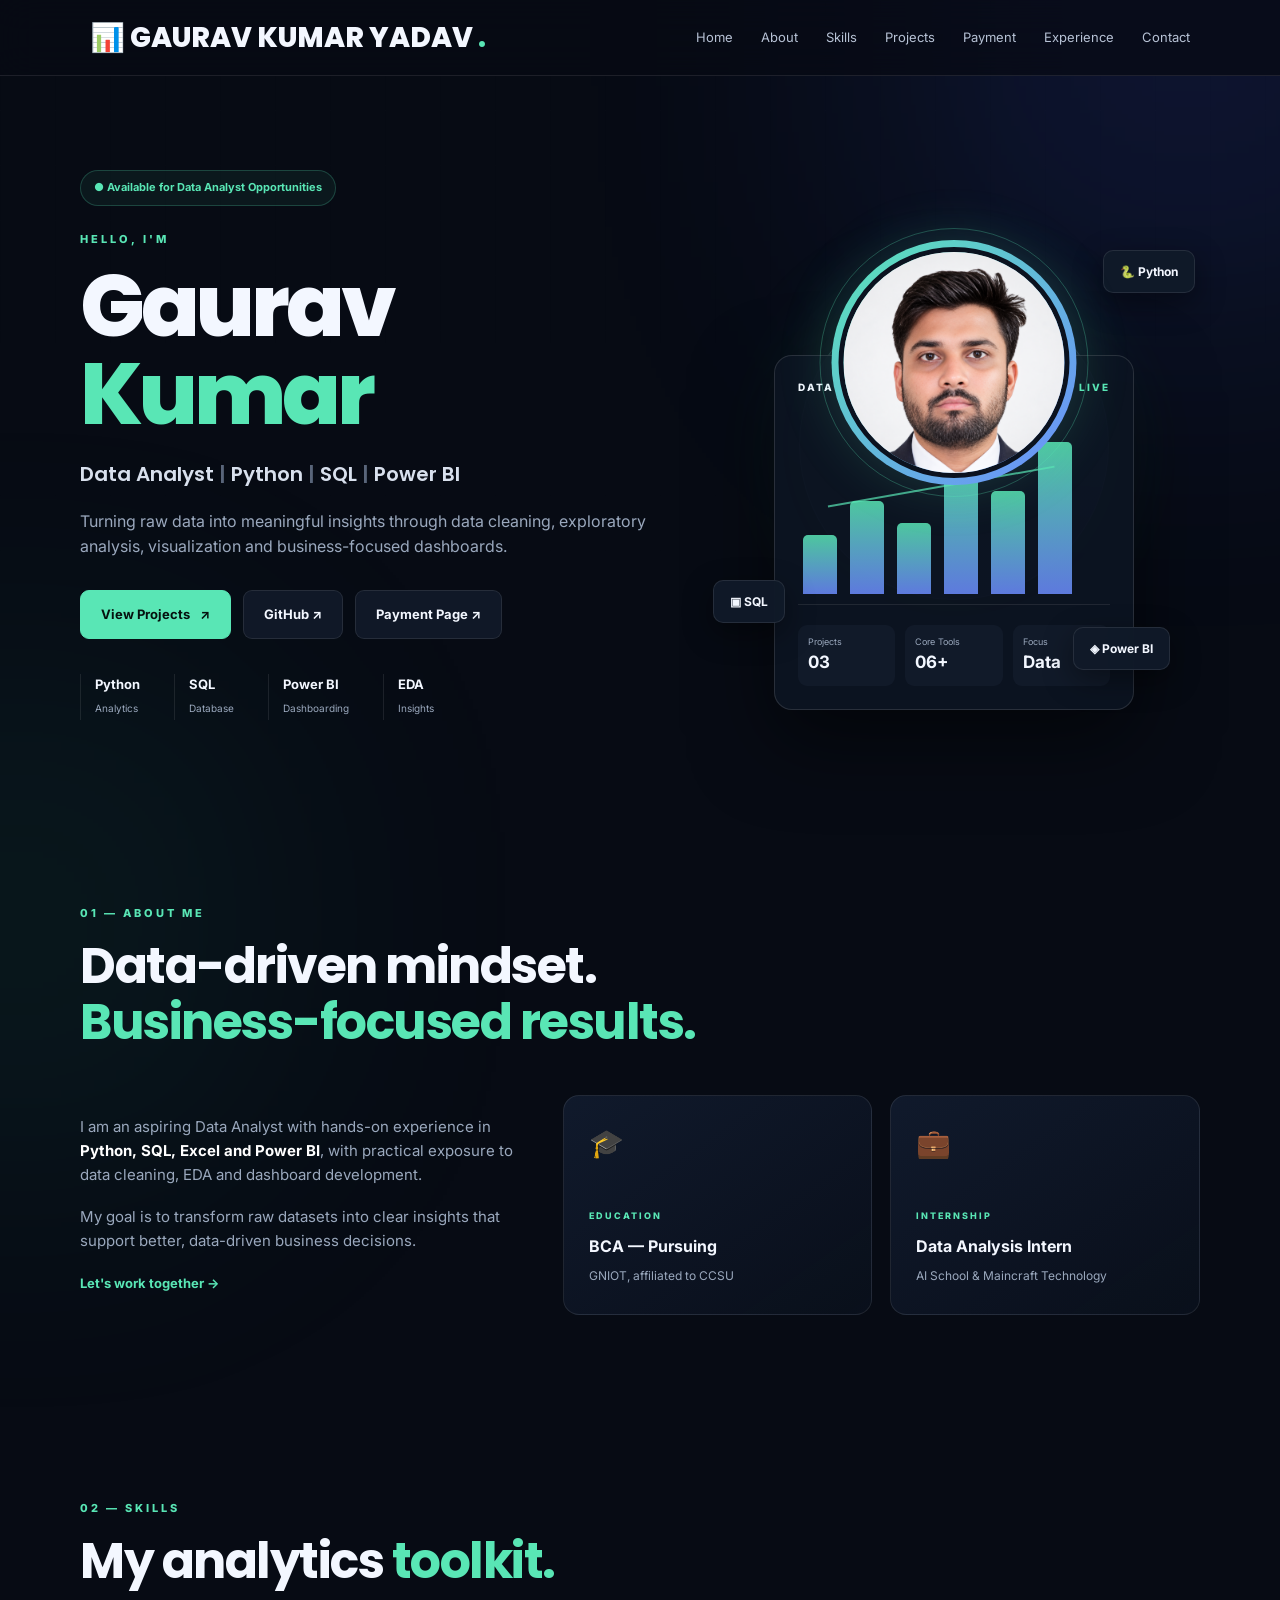
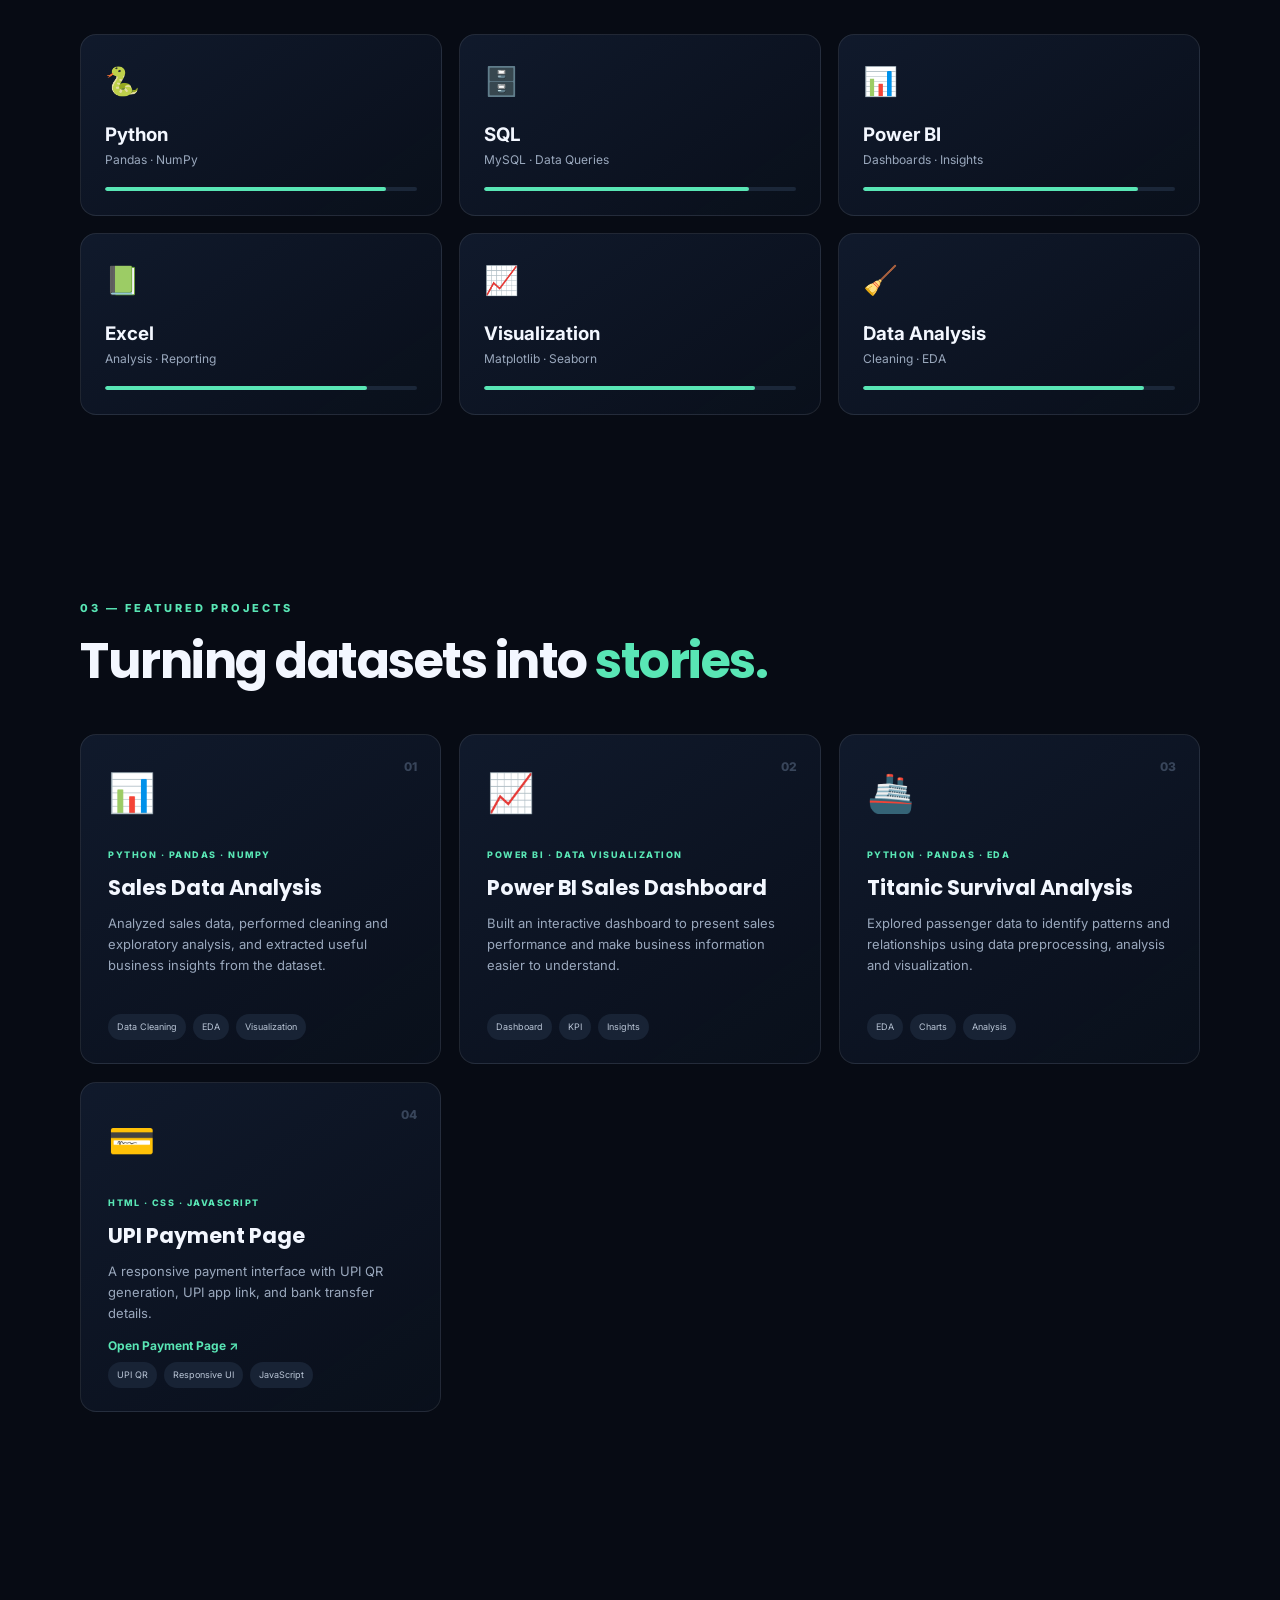
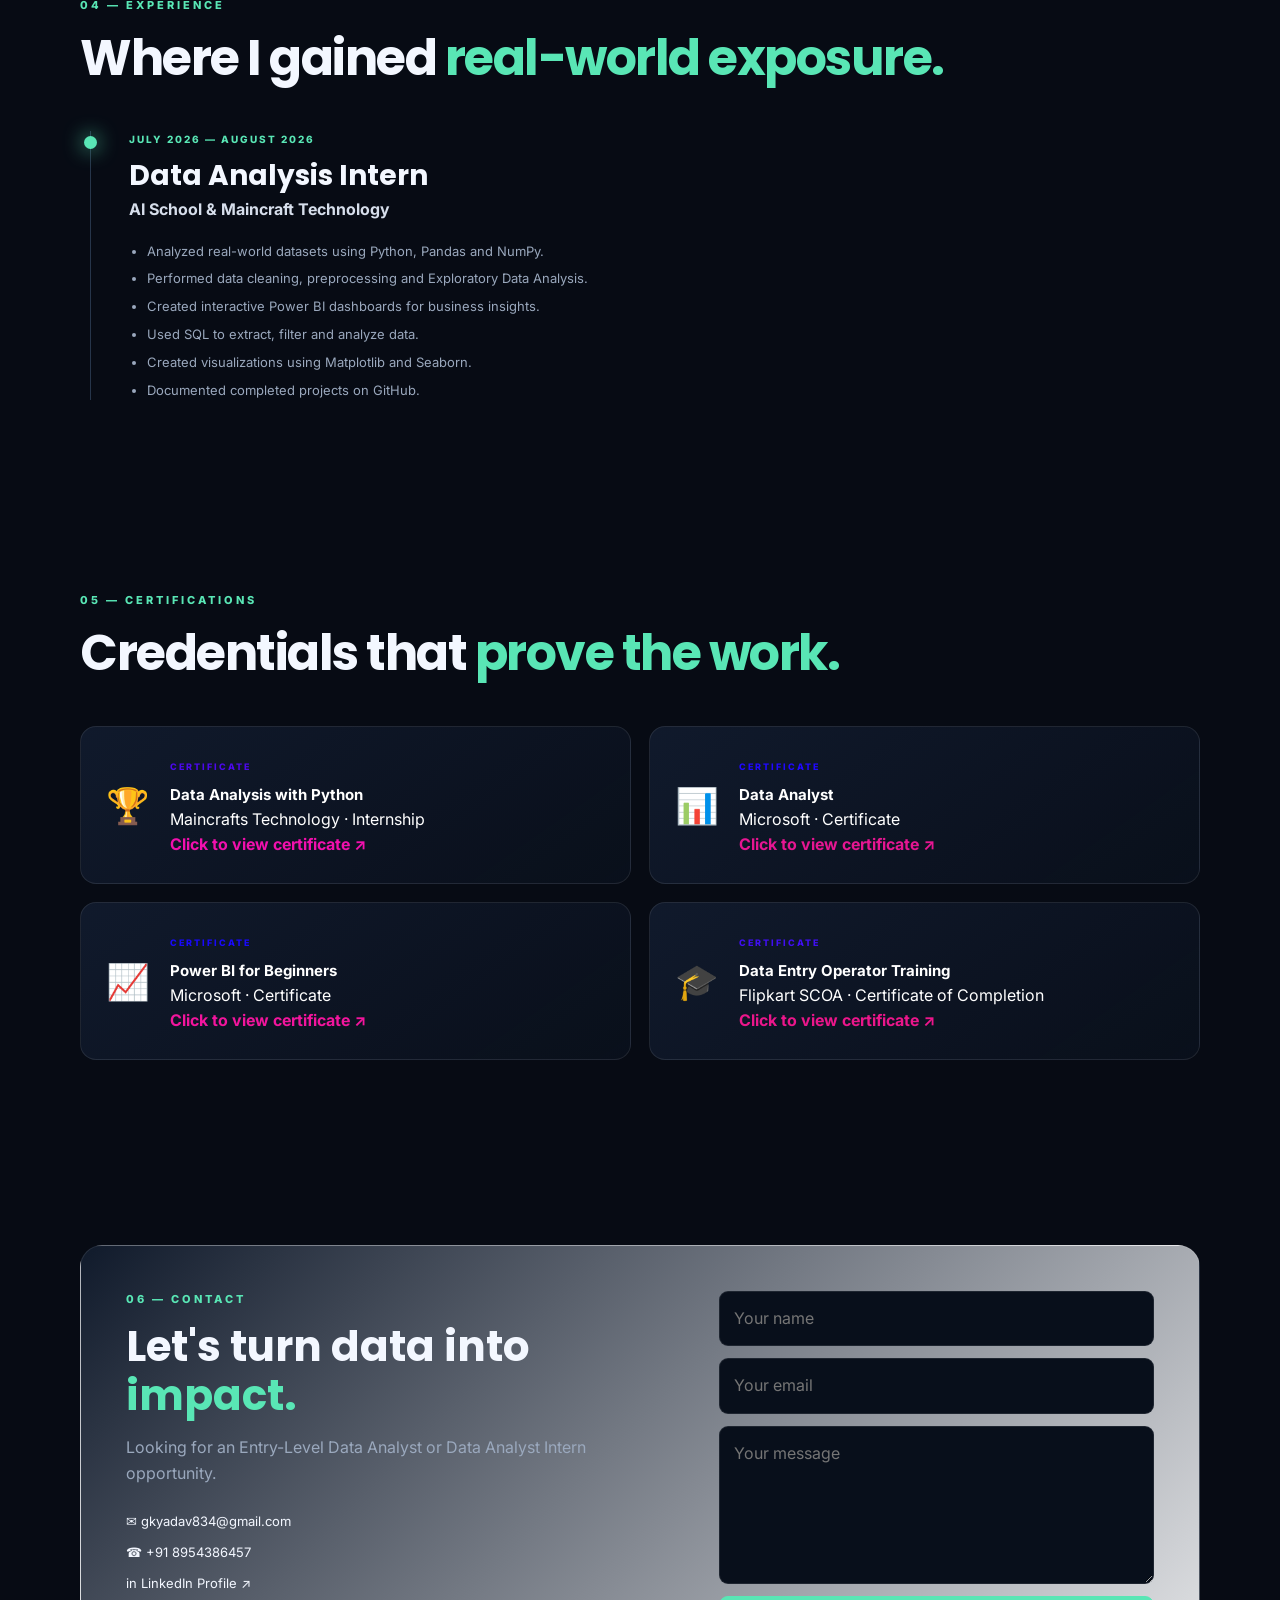
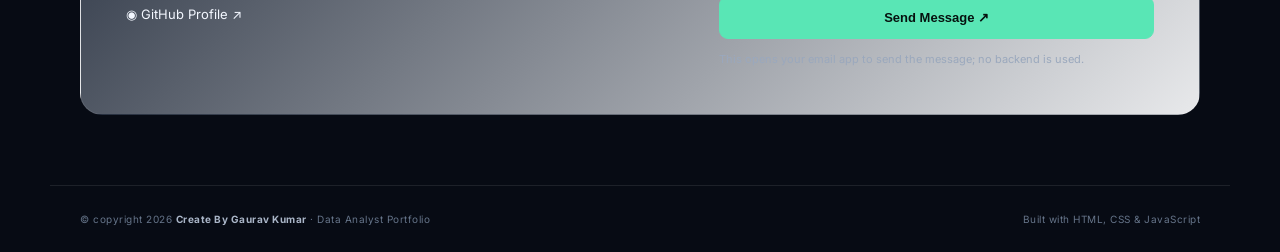
<file: index.html>
<!DOCTYPE html>
<html lang="en">
<head>
    <meta charset="UTF-8">
    <meta name="viewport" content="width=device-width, initial-scale=1.0">
    <title>Gaurav Kumar | Data Analyst </title>
    <meta name="description" content="Gaurav Kumar - Data Analyst Portfolio | Python, SQL, Power BI, Excel">
    <link rel="preconnect" href="https://fonts.googleapis.com">
    <link href="https://fonts.googleapis.com/css2?family=Inter:wght@400;500;600;700;800&family=Poppins:wght@600;700;800&display=swap" rel="stylesheet">
    <link rel="stylesheet" href="style.css">
</head>
<body>
    <div class="bg-grid"></div>

    <header class="navbar">
        <a class="logo" href="#home">📊 GAURAV KUMAR YADAV <span>.</span></a>
        <nav id="nav">
            <a href="#home">Home</a>
            <a href="#about">About</a>
            <a href="#skills">Skills</a>
            <a href="#projects">Projects</a>
            <a href="payment.html">Payment</a>
            <a href="#experience">Experience</a>
            <a href="#contact">Contact</a>
        </nav>
        <button class="menu" onclick="toggleMenu()">☰</button>
    </header>

    <main>
        <section id="home" class="hero section">
            <div class="hero-content reveal">
                <div class="badge">● Available for Data Analyst Opportunities</div>
                <p class="eyebrow">HELLO, I'M</p>
                <h1>Gaurav <span>Kumar</span></h1>
                <h2> Data Analyst <span class="slash">|</span> Python <span class="slash">|</span> SQL <span class="slash">|</span> Power BI</h2>
                <p class="hero-text">
                    Turning raw data into meaningful insights through data cleaning,
                    exploratory analysis, visualization and business-focused dashboards.
                </p>
                <div class="hero-buttons">
                    <a href="#projects" class="btn primary">View Projects <span>↗</span></a>
                    <a href="https://github.com/GA8954" target="_blank" rel="noopener" class="btn secondary">GitHub ↗</a>
                    <a href="payment.html" class="btn secondary">Payment Page ↗</a>
                </div>
                <div class="quick-stats">
                    <div><strong>Python</strong><small>Analytics</small></div>
                    <div><strong>SQL</strong><small>Database</small></div>
                    <div><strong>Power BI</strong><small>Dashboarding</small></div>
                    <div><strong>EDA</strong><small>Insights</small></div>
                </div>
            </div>

            <div class="hero-visual reveal">
                <div class="profile-photo-wrap">
                    <img src="gaurav-profile.png" alt="Gaurav Kumar - Data Analyst">
                    <div class="photo-ring"></div>
                </div>
                <div class="orb"></div>
                <div class="dashboard-card">
                    <div class="dash-top">
                        <span>DATA ANALYTICS</span>
                        <span class="live">● LIVE</span>
                    </div>
                    <div class="chart">
                        <div class="bar b1"></div><div class="bar b2"></div><div class="bar b3"></div>
                        <div class="bar b4"></div><div class="bar b5"></div><div class="bar b6"></div>
                        <div class="line"></div>
                    </div>
                    <div class="metric-row">
                        <div><small>Projects</small><b>03</b></div>
                        <div><small>Core Tools</small><b>06+</b></div>
                        <div><small>Focus</small><b>Data</b></div>
                    </div>
                </div>
                <div class="float-card card-python">🐍 Python</div>
                <div class="float-card card-sql">▣ SQL</div>
                <div class="float-card card-powerbi">◈ Power BI</div>
            </div>
        </section>

        <section id="about" class="section">
            <div class="section-heading reveal">
                <p class="eyebrow">01 — ABOUT ME</p>
                <h2>Data-driven mindset.<br><span>Business-focused results.</span></h2>
            </div>
            <div class="about-grid">
                <div class="about-text reveal">
                    <p>
                        I am an aspiring Data Analyst with hands-on experience in
                        <strong>Python, SQL, Excel and Power BI</strong>, with practical
                        exposure to data cleaning, EDA and dashboard development.
                    </p>
                    <p>
                        My goal is to transform raw datasets into clear insights that
                        support better, data-driven business decisions.
                    </p>
                    <a href="#contact" class="text-link">Let's work together →</a>
                </div>
                <div class="info-card reveal">
                    <div class="info-icon">🎓</div>
                    <div><small>EDUCATION</small><h3>BCA — Pursuing</h3><p>GNIOT, affiliated to CCSU</p></div>
                </div>
                <div class="info-card reveal">
                    <div class="info-icon">💼</div>
                    <div><small>INTERNSHIP</small><h3>Data Analysis Intern</h3><p>AI School & Maincraft Technology</p></div>
                </div>
            </div>
        </section>

        <section id="skills" class="section">
            <div class="section-heading reveal">
                <p class="eyebrow">02 — SKILLS</p>
                <h2>My analytics <span>toolkit.</span></h2>
            </div>
            <div class="skills-grid">
                <div class="skill-card reveal"><div class="skill-icon">🐍</div><h3>Python</h3><p>Pandas · NumPy</p><div class="progress"><i style="width:90%"></i></div></div>
                <div class="skill-card reveal"><div class="skill-icon">🗄️</div><h3>SQL</h3><p>MySQL · Data Queries</p><div class="progress"><i style="width:85%"></i></div></div>
                <div class="skill-card reveal"><div class="skill-icon">📊</div><h3>Power BI</h3><p>Dashboards · Insights</p><div class="progress"><i style="width:88%"></i></div></div>
                <div class="skill-card reveal"><div class="skill-icon">📗</div><h3>Excel</h3><p>Analysis · Reporting</p><div class="progress"><i style="width:84%"></i></div></div>
                <div class="skill-card reveal"><div class="skill-icon">📈</div><h3>Visualization</h3><p>Matplotlib · Seaborn</p><div class="progress"><i style="width:87%"></i></div></div>
                <div class="skill-card reveal"><div class="skill-icon">🧹</div><h3>Data Analysis</h3><p>Cleaning · EDA</p><div class="progress"><i style="width:90%"></i></div></div>
            </div>
        </section>

        <section id="projects" class="section">
            <div class="section-heading reveal">
                <p class="eyebrow">03 — FEATURED PROJECTS</p>
                <h2>Turning datasets into <span>stories.</span></h2>
            </div>
            <div class="projects-grid">
                <article class="project-card featured reveal">
                    <div class="project-number">01</div>
                    <div class="project-icon">📊</div>
                    <p class="tag">PYTHON · PANDAS · NUMPY</p>
                    <h3>Sales Data Analysis</h3>
                    <p>Analyzed sales data, performed cleaning and exploratory analysis, and extracted useful business insights from the dataset.</p>
                    <div class="project-bottom"><span>Data Cleaning</span><span>EDA</span><span>Visualization</span></div>
                </article>
                <article class="project-card reveal">
                    <div class="project-number">02</div>
                    <div class="project-icon">📈</div>
                    <p class="tag">POWER BI · DATA VISUALIZATION</p>
                    <h3>Power BI Sales Dashboard</h3>
                    <p>Built an interactive dashboard to present sales performance and make business information easier to understand.</p>
                    <div class="project-bottom"><span>Dashboard</span><span>KPI</span><span>Insights</span></div>
                </article>
                <article class="project-card reveal">
                    <div class="project-number">03</div>
                    <div class="project-icon">🚢</div>
                    <p class="tag">PYTHON · PANDAS · EDA</p>
                    <h3>Titanic Survival Analysis</h3>
                    <p>Explored passenger data to identify patterns and relationships using data preprocessing, analysis and visualization.</p>
                    <div class="project-bottom"><span>EDA</span><span>Charts</span><span>Analysis</span></div>
                </article>
                <article class="project-card reveal">
                    <div class="project-number">04</div>
                    <div class="project-icon">💳</div>
                    <p class="tag">HTML · CSS · JAVASCRIPT</p>
                    <h3>UPI Payment Page</h3>
                    <p>A responsive payment interface with UPI QR generation, UPI app link, and bank transfer details.</p>
                    <div class="project-bottom"><span>UPI QR</span><span>Responsive UI</span><span>JavaScript</span></div>
                    <a class="project-demo-link" href="payment.html">Open Payment Page ↗</a>
                </article>
            </div>
        </section>

        <section id="experience" class="section">
            <div class="section-heading reveal">
                <p class="eyebrow">04 — EXPERIENCE</p>
                <h2>Where I gained <span>real-world exposure.</span></h2>
            </div>
            <div class="timeline reveal">
                <div class="timeline-dot"></div>
                <div class="timeline-content">
                    <div class="date">JULY 2026 — AUGUST 2026</div>
                    <h3>Data Analysis Intern</h3>
                    <h4>AI School & Maincraft Technology</h4>
                    <ul>
                        <li>Analyzed real-world datasets using Python, Pandas and NumPy.</li>
                        <li>Performed data cleaning, preprocessing and Exploratory Data Analysis.</li>
                        <li>Created interactive Power BI dashboards for business insights.</li>
                        <li>Used SQL to extract, filter and analyze data.</li>
                        <li>Created visualizations using Matplotlib and Seaborn.</li>
                        <li>Documented completed projects on GitHub.</li>
                    </ul>
                </div>
            </div>
        </section>
<section id="certificates" class="section">

    <div class="section-heading reveal">
        <p class="eyebrow">05 — CERTIFICATIONS</p>
        <h2>Credentials that <span>prove the work.</span></h2>
    </div>

    <div class="cert-grid cert-grid-four">

        <!-- Maincrafts Certificate -->
        <a href="certificates/maincrafts-internship.pdf"
           target="_blank"
           class="cert-card reveal"
           style="color: white; text-decoration: none;">

            <span class="cert-icon">🏆</span>

            <div class="cert-info">
                <small style="color: #4c08eb;">CERTIFICATE</small>
                <h3 style="color: white;">Data Analysis with Python</h3>
                <p style="color: white;">Maincrafts Technology · Internship</p>
                <b style="color: #f210ae;">Click to view certificate ↗</b>
            </div>

        </a>


        <!-- Microsoft Data Analyst -->
        <a href="certificates/microsoft-data-analyst.pdf"
           target="_blank"
           class="cert-card reveal"
           style="color: white; text-decoration: none;">

            <span class="cert-icon">📊</span>

            <div class="cert-info">
                <small style="color: #2008ff;">CERTIFICATE</small>
                <h3 style="color: white;">Data Analyst</h3>
                <p style="color: white;">Microsoft · Certificate</p>
                <b style="color: rgb(230, 22, 146);">Click to view certificate ↗</b>
            </div>

        </a>


        <!-- Microsoft Power BI -->
        <a href="certificates/microsoft-power-bi.pdf"
           target="_blank"
           class="cert-card reveal"
           style="color: white; text-decoration: none;">

            <span class="cert-icon">📈</span>

            <div class="cert-info">
                <small style="color: rgb(25, 9, 250);">CERTIFICATE</small>
                <h3 style="color: white;">Power BI for Beginners</h3>
                <p style="color: white;">Microsoft · Certificate</p>
                <b style="color: rgb(242, 21, 157);">Click to view certificate ↗</b>
            </div>

        </a>


        <!-- Flipkart Certificate -->
        <a href="certificates/flipkart-deo.pdf"
           target="_blank"
           class="cert-card reveal"
           style="color: white; text-decoration: none;">

            <span class="cert-icon">🎓</span>

            <div class="cert-info">
                <small style="color: #400ff1;">CERTIFICATE</small>
                <h3 style="color: white;">Data Entry Operator Training</h3>
                <p style="color: white;">Flipkart SCOA · Certificate of Completion</p>
                <b style="color: rgb(235, 22, 139);">Click to view certificate ↗</b>
            </div>

        </a>

    </div>

</section>
        <section id="contact" class="section contact-section">
            <div class="contact-card reveal">
                <div class="contact-copy">
                    <p class="eyebrow">06 — CONTACT</p>
                    <h2>Let's turn data into <span>impact.</span></h2>
                    <p>Looking for an Entry-Level Data Analyst or Data Analyst Intern opportunity.</p>
                    <div class="contact-links">
                        <a href="mailto:gkyadav834@gmail.com">✉ gkyadav834@gmail.com</a>
                        <a href="tel:+918954386457">☎ +91 8954386457</a>
                        <a href="https://www.linkedin.com/in/gaurav-kumar-yadav-478b2034a" target="_blank">in LinkedIn Profile ↗</a>
                        <a href="https://github.com/GA8954" target="_blank">◉ GitHub Profile ↗</a>
                    </div>
                </div>
                <form id="contactForm">
                    <input type="text" name="name" placeholder="Your name" required>
                    <input type="email" name="email" placeholder="Your email" required>
                    <textarea name="message" rows="5" placeholder="Your message" required></textarea>
                    <button class="btn primary" type="submit">Send Message ↗</button>
                    <small class="form-note">This opens your email app to send the message; no backend is used.</small>
                </form>
            </div>
        </section>
    </main>

    <footer>
        <div>© copyright 2026 <strong>  Create By Gaurav Kumar</strong> · Data Analyst Portfolio</div>
        <div>Built with HTML, CSS & JavaScript</div>
    </footer>

    <script src="script.js"></script>
</body>
</html>
</file>
<file: style.css>
:root{
    --bg:#070b14;--surface:#0d1422;--surface2:#111b2d;--text:#f3f7ff;
    --muted:#9aa8bd;--accent:#59e6b5;--accent2:#6c8cff;--border:rgba(255,255,255,.09);
}
*{box-sizing:border-box;margin:0;padding:0}
html{scroll-behavior:smooth}
body{font-family:Inter,Arial,sans-serif;background:var(--bg);color:var(--text);line-height:1.6;overflow-x:hidden}
a{text-decoration:none;color:inherit}.bg-grid{position:fixed;inset:0;pointer-events:none;opacity:.17;background-image:linear-gradient(rgba(255,255,255,.04) 1px,transparent 1px),linear-gradient(90deg,rgba(134, 124, 124, 0.04) 1px,transparent 1px);background-size:55px 55px;mask-image:linear-gradient(to bottom,#000,transparent 85%);z-index:-2}
body:before{content:"";position:fixed;width:500px;height:500px;top:-220px;right:-160px;background:#425fff;filter:blur(160px);opacity:.18;z-index:-1}
body:after{content:"";position:fixed;width:400px;height:400px;bottom:-220px;left:-180px;background:#2fe2ad;filter:blur(150px);opacity:.1;z-index:-1}
.navbar{position:fixed;top:0;left:0;right:0;height:76px;display:flex;align-items:center;justify-content:space-between;padding:0 7%;background:rgba(7,11,20,.72);backdrop-filter:blur(18px);border-bottom:1px solid var(--border);z-index:50}
.logo{font:800 28px Poppins}.logo span{color:var(--accent)}nav{display:flex;gap:28px}nav a{font-size:13px;color:#b7c2d5;transition:.25s}nav a:hover{color:var(--accent)}.menu{display:none;background:none;border:0;color:white;font-size:25px}
.section{max-width:1180px;margin:auto;padding:115px 30px 70px}.hero{min-height:760px;padding-top:170px;display:grid;grid-template-columns:1.08fr .92fr;align-items:center;gap:50px}
.badge{display:inline-flex;padding:8px 13px;border:1px solid rgba(89,230,181,.22);background:rgba(89,230,181,.06);color:var(--accent);border-radius:50px;font-size:11px;font-weight:700;margin-bottom:25px}.eyebrow{font-size:11px;letter-spacing:3px;color:var(--accent);font-weight:800;margin-bottom:15px}
h1{font:800 clamp(52px,7vw,86px)/1.02 Poppins;letter-spacing:-4px}h1 span,h2 span{color:var(--accent)}.hero h2{font:600 20px Poppins;color:#d8e0ed;margin:20px 0}.slash{color:#59657a}.hero-text{max-width:620px;color:var(--muted);font-size:16px}.hero-buttons{display:flex;gap:12px;margin:30px 0}.btn{display:inline-flex;justify-content:center;align-items:center;gap:10px;padding:13px 20px;border-radius:9px;font-weight:700;font-size:13px;border:1px solid var(--border);cursor:pointer}.btn.primary{background:var(--accent);color:#06120f;border-color:var(--accent)}.btn.secondary{background:#101827}.quick-stats{display:flex;gap:34px;margin-top:35px}.quick-stats div{border-left:1px solid var(--border);padding-left:14px}.quick-stats strong{display:block;font-size:13px}.quick-stats small{color:var(--muted);font-size:10px}
.hero-visual{position:relative;height:480px;display:flex;align-items:center;justify-content:center}.orb{position:absolute;width:310px;height:310px;border-radius:50%;background:linear-gradient(135deg,rgba(89,230,181,.14),rgba(108,140,255,.12));box-shadow:0 0 100px rgba(89,230,181,.12);border:1px solid rgba(255,255,255,.08)}
.dashboard-card{position:relative;width:360px;padding:23px;background:rgba(13,20,34,.9);border:1px solid rgba(255,255,255,.12);border-radius:18px;box-shadow:0 30px 80px #0008;z-index:2}.dash-top{display:flex;justify-content:space-between;font-size:10px;font-weight:800;letter-spacing:2px}.live{color:var(--accent)}.chart{height:190px;margin:20px 0;display:flex;align-items:end;gap:13px;padding:10px 5px;border-bottom:1px solid var(--border);position:relative}.bar{width:34px;border-radius:5px 5px 0 0;background:linear-gradient(to top,var(--accent2),var(--accent));opacity:.85}.b1{height:35%}.b2{height:55%}.b3{height:42%}.b4{height:75%}.b5{height:61%}.b6{height:90%}.line{position:absolute;width:230px;height:80px;border-top:2px solid var(--accent);transform:rotate(-10deg);top:70px;left:35px;opacity:.7}.metric-row{display:grid;grid-template-columns:repeat(3,1fr);gap:10px}.metric-row div{padding:10px;background:#111a29;border-radius:9px}.metric-row small{display:block;color:var(--muted);font-size:9px}.metric-row b{font-size:17px}.float-card{position:absolute;padding:11px 16px;border:1px solid var(--border);background:#111a29ee;backdrop-filter:blur(10px);border-radius:10px;font-size:12px;font-weight:700;z-index:3;box-shadow:0 10px 30px #0006}.card-python{top:45px;right:5px}.card-sql{bottom:62px;left:5px}.card-powerbi{bottom:15px;right:30px}
.section-heading{margin-bottom:45px}.section-heading h2{font:700 clamp(32px,4vw,49px)/1.15 Poppins;letter-spacing:-1.5px}.about-grid{display:grid;grid-template-columns:1.5fr 1fr 1fr;gap:18px}.about-text{padding:20px 10px 20px 0;color:var(--muted);font-size:15px}.about-text p{margin-bottom:18px}.about-text strong{color:white}.text-link{color:var(--accent);font-weight:700;font-size:13px}.info-card,.skill-card,.project-card,.cert-card{background:linear-gradient(145deg,rgba(17,27,45,.95),rgba(10,16,28,.9));border:1px solid var(--border);border-radius:16px}.info-card{padding:25px}.info-icon{font-size:28px;margin-bottom:35px}.info-card small,.cert-card small{color:var(--accent);font-size:9px;letter-spacing:2px;font-weight:800}.info-card h3{font-size:16px;margin:7px 0}.info-card p{color:var(--muted);font-size:12px}
.skills-grid{display:grid;grid-template-columns:repeat(3,1fr);gap:17px}.skill-card{padding:24px;transition:.3s}.skill-card:hover,.project-card:hover,.cert-card:hover{transform:translateY(-5px);border-color:rgba(89,230,181,.3)}.skill-icon{font-size:28px}.skill-card h3{margin-top:16px}.skill-card p{color:var(--muted);font-size:12px}.progress{height:4px;background:#1b2739;border-radius:10px;margin-top:18px;overflow:hidden}.progress i{display:block;height:100%;background:var(--accent);border-radius:10px}
.projects-grid{display:grid;grid-template-columns:repeat(3,1fr);gap:18px}.project-card{padding:27px;min-height:330px;position:relative;transition:.3s}.project-number{position:absolute;right:23px;top:22px;color:#38455a;font-weight:800;font-size:12px}.project-icon{font-size:38px;margin-bottom:25px}.tag{font-size:9px;letter-spacing:1.5px;color:var(--accent);font-weight:800}.project-card h3{font:700 21px Poppins;margin:10px 0}.project-card>p:not(.tag){color:var(--muted);font-size:13px}.project-bottom{position:absolute;bottom:23px;left:27px;right:27px;display:flex;gap:7px;flex-wrap:wrap}.project-bottom span{font-size:9px;padding:6px 9px;border-radius:50px;background:#182335;color:#b9c5d6}
.timeline{border-left:1px solid #26354a;margin-left:10px;padding-left:38px;position:relative}.timeline-dot{position:absolute;width:13px;height:13px;border-radius:50%;background:var(--accent);left:-7px;top:5px;box-shadow:0 0 20px var(--accent)}.timeline-content{max-width:800px}.date{font-size:10px;letter-spacing:2px;color:var(--accent);font-weight:800}.timeline h3{font:700 28px Poppins;margin-top:8px}.timeline h4{color:#d6deeb;margin-bottom:18px}.timeline ul{color:var(--muted);font-size:13px;padding-left:18px}.timeline li{margin:7px 0}
.cert-grid{display:grid;grid-template-columns:1fr 1fr;gap:18px}.cert-card{padding:25px;display:flex;gap:20px;align-items:center;transition:.3s}.cert-card>span{font-size:35px}.cert-card h3{font-size:15px;margin-top:5px}
.contact-card{display:grid;grid-template-columns:1fr .8fr;gap:50px;padding:45px;border:1px solid var(--border);border-radius:22px;background:linear-gradient(135deg,#101a2b,#e8e9eb)}.contact-copy h2{font:700 42px Poppins;line-height:1.15}.contact-copy>p:not(.eyebrow){color:var(--muted);margin:15px 0 25px}.contact-links{display:grid;gap:10px;font-size:13px}.contact-links a:hover{color:var(--accent)}form{display:grid;gap:12px}input,textarea{width:100%;border:1px solid var(--border);background:#080f1b;color:white;border-radius:9px;padding:14px;font:inherit;outline:none}input:focus,textarea:focus{border-color:var(--accent)}textarea{resize:vertical}
footer{max-width:1180px;margin:auto;border-top:1px solid var(--border);padding:25px 30px;display:flex;justify-content:space-between;color:#66758a;font-size:10px;letter-spacing:.5px}footer strong{color:#aab6c8}.reveal{opacity:0;transform:translateY(22px);transition:.7s ease}.reveal.show{opacity:1;transform:none}
@media(max-width:850px){.navbar{padding:0 5%}.menu{display:block}nav{display:none;position:absolute;top:76px;left:0;right:0;background:#080e19;padding:20px 7%;flex-direction:column;gap:18px;border-bottom:1px solid var(--border)}nav.open{display:flex}.hero{grid-template-columns:1fr;padding-top:130px}.hero-visual{height:400px}.about-grid,.skills-grid,.projects-grid{grid-template-columns:1fr 1fr}.contact-card{grid-template-columns:1fr}.cert-grid{grid-template-columns:1fr}}
@media(max-width:560px){.section{padding-left:20px;padding-right:20px}.hero{min-height:auto}.hero-visual{transform:scale(.8);margin:-35px 0}.quick-stats{gap:12px;flex-wrap:wrap}.about-grid,.skills-grid,.projects-grid{grid-template-columns:1fr}.contact-card{padding:28px 20px}.contact-copy h2{font-size:32px}footer{flex-direction:column;gap:8px}}

.profile-photo-wrap{
    position:absolute;
    width:245px;
    height:245px;
    top:35px;
    left:50%;
    transform:translateX(-50%);
    z-index:4;
    border-radius:50%;
    padding:7px;
    background:linear-gradient(135deg,var(--accent),var(--accent2));
    box-shadow:0 0 55px rgba(89,230,181,.18);
}
.profile-photo-wrap img{
    width:100%;
    height:100%;
    object-fit:cover;
    object-position:center top;
    border-radius:50%;
    display:block;
    border:5px solid #0b121f;
}
.photo-ring{
    position:absolute;
    inset:-12px;
    border:1px solid rgba(89,230,181,.28);
    border-radius:50%;
    animation:spin 12s linear infinite;
}
@keyframes spin{to{transform:rotate(360deg)}}
.hero-visual .dashboard-card{margin-top:175px}
@media(max-width:560px){
    .profile-photo-wrap{width:205px;height:205px;top:20px}
    .hero-visual .dashboard-card{margin-top:145px}
}

.project-demo-link{position:absolute;left:27px;bottom:56px;color:var(--accent);font-size:12px;font-weight:700}.project-card:has(.project-demo-link) .project-bottom{bottom:23px}.form-note{color:var(--muted);font-size:11px}
</file>
